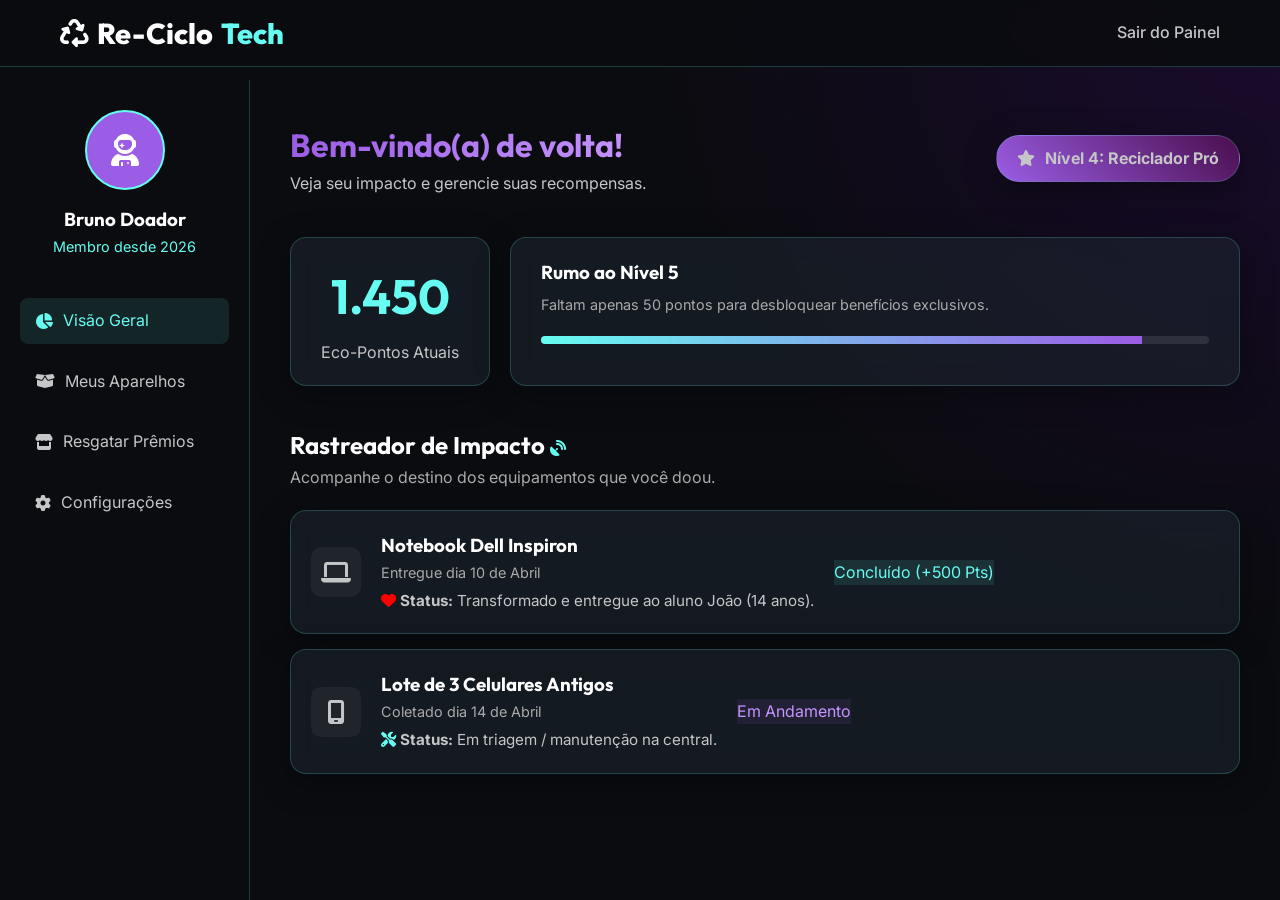
<file: dashboard.html>
<!DOCTYPE html>
<html lang="pt-BR">
<head>
    <meta charset="UTF-8">
    <meta name="viewport" content="width=device-width, initial-scale=1.0">
    <title>Painel do Doador | Re-Ciclo Tech</title>
    <!-- CSS -->
    <link rel="stylesheet" href="style.css">
    <!-- FontAwesome for icons -->
    <link rel="stylesheet" href="https://cdnjs.cloudflare.com/ajax/libs/font-awesome/6.4.0/css/all.min.css">
</head>
<body class="dashboard-bg">

    <header class="scrolled">
        <div class="nav-container">
            <a href="index.html" class="logo">
                <i class="fa-solid fa-recycle"></i> Re-Ciclo<span>Tech</span>
            </a>
            <div class="menu-toggle" id="mobile-menu">
                <span class="bar"></span>
                <span class="bar"></span>
                <span class="bar"></span>
            </div>
            <nav>
                <ul class="nav-links" id="nav-links">
                    <li><a href="index.html">Sair do Painel</a></li>
                </ul>
            </nav>
        </div>
    </header>

    <div class="dashboard-layout">
        <!-- Sidebar -->
        <aside class="sidebar">
            <div class="user-profile">
                <div class="avatar">
                    <i class="fa-solid fa-user-astronaut"></i>
                </div>
                <h3>Bruno Doador</h3>
                <p style="color: var(--eco-green); font-size: 0.9rem;">Membro desde 2026</p>
            </div>

            <ul class="sidebar-nav">
                <li><a href="#" class="active"><i class="fa-solid fa-chart-pie"></i> Visão Geral</a></li>
                <li><a href="#"><i class="fa-solid fa-box-open"></i> Meus Aparelhos</a></li>
                <li><a href="#"><i class="fa-solid fa-store"></i> Resgatar Prêmios</a></li>
                <li><a href="#"><i class="fa-solid fa-gear"></i> Configurações</a></li>
            </ul>
        </aside>

        <!-- Main Dashboard Area -->
        <main class="dashboard-main">
            <div class="dash-header">
                <div>
                    <h1 class="gradient-text-purple">Bem-vindo(a) de volta!</h1>
                    <p>Veja seu impacto e gerencie suas recompensas.</p>
                </div>
                <div class="level-badge glass-panel">
                    <i class="fa-solid fa-star"></i> Nível 4: Reciclador Pró
                </div>
            </div>

            <div class="points-display">
                <div class="glass-panel points-card">
                    <h2>1.450</h2>
                    <p>Eco-Pontos Atuais</p>
                </div>
                <div class="glass-panel points-card" style="flex-grow: 1; text-align: left;">
                    <h3 style="margin-bottom: 5px;">Rumo ao Nível 5</h3>
                    <p style="font-size: 0.9rem; color: #aaa;">Faltam apenas 50 pontos para desbloquear benefícios exclusivos.</p>
                    <div class="progress-container">
                        <div class="progress-bar" id="xp-progress" data-progress="90%"></div>
                    </div>
                </div>
            </div>

            <div class="tracker-section">
                <h2>Rastreador de Impacto <i class="fa-solid fa-satellite-dish" style="color: var(--eco-green); font-size: 1rem;"></i></h2>
                <p style="margin-bottom: 20px; color: #aaa;">Acompanhe o destino dos equipamentos que você doou.</p>

                <div class="tracker-list">
                    <div class="glass-panel tracker-item">
                        <div class="tracker-icon"><i class="fa-solid fa-laptop"></i></div>
                        <div class="tracker-details">
                            <h3>Notebook Dell Inspiron</h3>
                            <p style="font-size:0.9rem; color:#aaa;">Entregue dia 10 de Abril</p>
                            <p style="font-size:0.95rem; margin-top:5px;">
                                <i class="fa-solid fa-heart" style="color:red;"></i> <strong>Status:</strong> Transformado e entregue ao aluno João (14 anos).
                            </p>
                        </div>
                        <div class="tracker-status status-done">Concluído (+500 Pts)</div>
                    </div>

                    <div class="glass-panel tracker-item">
                        <div class="tracker-icon"><i class="fa-solid fa-mobile-screen"></i></div>
                        <div class="tracker-details">
                            <h3>Lote de 3 Celulares Antigos</h3>
                            <p style="font-size:0.9rem; color:#aaa;">Coletado dia 14 de Abril</p>
                            <p style="font-size:0.95rem; margin-top:5px;">
                                <i class="fa-solid fa-screwdriver-wrench" style="color:var(--eco-green);"></i> <strong>Status:</strong> Em triagem / manutenção na central.
                            </p>
                        </div>
                        <div class="tracker-status status-progress">Em Andamento</div>
                    </div>
                </div>
            </div>

        </main>
    </div>

    <script src="script.js"></script>
</body>
</html>
</file>
<file: style.css>
@import url('https://fonts.googleapis.com/css2?family=Outfit:wght@300;400;600;800&family=Inter:wght@400;500;700&display=swap');

:root {
  --bg-color: #0b0c10;
  --bg-light: #1f2833;
  --eco-green: #66fcf1;
  --eco-green-dim: #45a29e;
  --tech-purple: #9b5de5;
  --tech-purple-light: #c695fe;
  --text-main: #c5c6c7;
  --text-bright: #ffffff;
  
  --glass-bg: rgba(31, 40, 51, 0.5);
  --glass-border: rgba(102, 252, 241, 0.2);
  --glass-shadow: 0 8px 32px 0 rgba(0, 0, 0, 0.37);
  --transition: all 0.3s ease;
}

* {
  margin: 0;
  padding: 0;
  box-sizing: border-box;
}

body {
  font-family: 'Inter', sans-serif;
  background-color: var(--bg-color);
  color: var(--text-main);
  line-height: 1.6;
  overflow-x: hidden;
}

h1, h2, h3, h4, h5, h6 {
  font-family: 'Outfit', sans-serif;
  color: var(--text-bright);
}

a {
  text-decoration: none;
  color: inherit;
  transition: var(--transition);
}

ul {
  list-style: none;
}

/* Glassmorphism Utilities */
.glass-panel {
  background: var(--glass-bg);
  backdrop-filter: blur(12px);
  -webkit-backdrop-filter: blur(12px);
  border: 1px solid var(--glass-border);
  border-radius: 16px;
  box-shadow: var(--glass-shadow);
}

/* Gradients & Text */
.gradient-text-green {
  background: linear-gradient(90deg, var(--eco-green), #a0ffab);
  -webkit-background-clip: text;
  -webkit-text-fill-color: transparent;
}
.gradient-text-purple {
  background: linear-gradient(90deg, var(--tech-purple), var(--tech-purple-light));
  -webkit-background-clip: text;
  -webkit-text-fill-color: transparent;
}

/* Buttons */
.btn {
  display: inline-block;
  padding: 12px 28px;
  border-radius: 8px;
  font-weight: 600;
  font-family: 'Outfit', sans-serif;
  cursor: pointer;
  transition: var(--transition);
  border: none;
  font-size: 1rem;
}

.btn-primary {
  background: var(--eco-green);
  color: var(--bg-color);
  box-shadow: 0 0 15px rgba(102, 252, 241, 0.4);
}

.btn-primary:hover {
  background: #a0ffab;
  box-shadow: 0 0 25px rgba(102, 252, 241, 0.6);
  transform: translateY(-2px);
}

.btn-secondary {
  background: transparent;
  color: var(--text-bright);
  border: 1px solid var(--eco-green);
}

.btn-secondary:hover {
  background: rgba(102, 252, 241, 0.1);
  transform: translateY(-2px);
}

.btn-purple {
  background: var(--tech-purple);
  color: white;
  box-shadow: 0 0 15px rgba(155, 93, 229, 0.4);
}
.btn-purple:hover {
  background: var(--tech-purple-light);
  transform: translateY(-2px);
}

/* Navbar */
header {
  position: fixed;
  top: 0;
  width: 100%;
  z-index: 1000;
  padding: 20px 0;
  transition: var(--transition);
}

header.scrolled {
  padding: 10px 0;
  background: rgba(11, 12, 16, 0.9);
  backdrop-filter: blur(10px);
  border-bottom: 1px solid var(--glass-border);
}

.nav-container {
  max-width: 1200px;
  margin: 0 auto;
  display: flex;
  justify-content: space-between;
  align-items: center;
  padding: 0 20px;
}

.logo {
  font-size: 1.8rem;
  font-weight: 800;
  font-family: 'Outfit', sans-serif;
  color: var(--text-bright);
  display: flex;
  align-items: center;
  gap: 8px;
}

.logo span {
  color: var(--eco-green);
}

.nav-links {
  display: flex;
  gap: 30px;
  align-items: center;
}

.nav-links a {
  font-weight: 500;
  position: relative;
  white-space: nowrap;
}

.nav-links a::after {
  content: '';
  position: absolute;
  bottom: -4px;
  left: 0;
  width: 0;
  height: 2px;
  background: var(--eco-green);
  transition: width 0.3s ease;
}

.nav-links a:hover::after, .nav-links a.active::after {
  width: 100%;
}

.nav-links a:hover {
  color: var(--text-bright);
}

.login-btn {
  padding: 8px 20px;
  border-radius: 20px;
  background: rgba(255,255,255,0.05);
  border: 1px solid var(--text-main);
}
.login-btn:hover {
  border-color: var(--eco-green);
  color: var(--eco-green);
}

/* Sections */
section {
  padding: 100px 20px;
  max-width: 1200px;
  margin: 0 auto;
}

.section-header {
  text-align: center;
  margin-bottom: 60px;
}
.section-header h2 {
  font-size: 2.5rem;
  margin-bottom: 15px;
}
.section-header p {
  color: var(--eco-green-dim);
  font-size: 1.1rem;
}

/* Hero Section */
#hero {
  padding-top: 150px;
  min-height: 100vh;
  display: flex;
  align-items: center;
  position: relative;
}

.hero-content {
  flex: 1;
  z-index: 2;
}

.hero-content h1 {
  font-size: 4rem;
  line-height: 1.1;
  margin-bottom: 20px;
}

.hero-content p {
  font-size: 1.25rem;
  margin-bottom: 40px;
  max-width: 500px;
}

.hero-actions {
  display: flex;
  gap: 20px;
  margin-bottom: 60px;
}

.live-stats {
  display: flex;
  gap: 40px;
}

.stat-box {
  padding: 20px;
  min-width: 180px;
  border-left: 3px solid var(--eco-green);
}

.stat-box h3 {
  font-size: 2.5rem;
  margin-bottom: 5px;
  color: var(--text-bright);
  display: flex;
  align-items: baseline;
}
.stat-box h3 span {
  font-size: 1rem;
  color: var(--eco-green);
  margin-left: 5px;
}
.stat-box p {
  font-size: 0.9rem;
  margin: 0;
  text-transform: uppercase;
  letter-spacing: 1px;
}

.hero-image {
  flex: 1;
  position: relative;
  z-index: 1;
  display: flex;
  justify-content: center;
}

.hero-image img {
  width: 100%;
  max-width: 500px;
  border-radius: 20px;
  box-shadow: 0 0 40px rgba(102, 252, 241, 0.2);
  animation: float 6s ease-in-out infinite;
}

.glow-orb {
  position: absolute;
  width: 300px;
  height: 300px;
  background: var(--eco-green);
  border-radius: 50%;
  filter: blur(100px);
  opacity: 0.15;
  top: 50%;
  left: 50%;
  transform: translate(-50%, -50%);
  z-index: -1;
}

.glow-orb.purple {
  background: var(--tech-purple);
  left: 80%;
  top: 20%;
  width: 400px;
  height: 400px;
}

@keyframes float {
  0% { transform: translateY(0px); }
  50% { transform: translateY(-20px); }
  100% { transform: translateY(0px); }
}

/* Agende Coleta Section */
.coleta-grid {
  display: grid;
  grid-template-columns: 1fr 1fr;
  gap: 40px;
}

.coleta-form {
  padding: 40px;
}

.form-group {
  margin-bottom: 20px;
}
.form-group label {
  display: block;
  margin-bottom: 8px;
  color: var(--text-bright);
}
.form-input {
  width: 100%;
  padding: 12px 15px;
  background: rgba(255,255,255,0.05);
  border: 1px solid rgba(255,255,255,0.1);
  border-radius: 8px;
  color: white;
  font-family: inherit;
}
.form-input:focus {
  outline: none;
  border-color: var(--eco-green);
  background: rgba(255,255,255,0.1);
}

.map-container {
  border-radius: 16px;
  overflow: hidden;
  height: 100%;
  min-height: 400px;
  position: relative;
  border: 1px solid var(--glass-border);
}
#map {
  width: 100%;
  height: 100%;
  background: #111; /* fallback */
}


/* Marketplace */
.marketplace-grid {
  display: grid;
  grid-template-columns: repeat(auto-fill, minmax(280px, 1fr));
  gap: 30px;
}

.reward-card {
  padding: 25px;
  text-align: center;
  transition: transform 0.3s;
  position: relative;
  overflow: hidden;
}

.reward-card:hover {
  transform: translateY(-10px);
  border-color: var(--tech-purple);
}

.reward-icon {
  font-size: 3rem;
  margin-bottom: 20px;
  color: var(--tech-purple);
}

.reward-title {
  font-size: 1.2rem;
  margin-bottom: 15px;
}

.reward-cost {
  display: inline-block;
  background: rgba(155, 93, 229, 0.1);
  color: var(--tech-purple-light);
  padding: 5px 15px;
  border-radius: 20px;
  font-weight: bold;
  font-size: 0.9rem;
  margin-bottom: 20px;
}

/* Blog */
.blog-grid {
  display: grid;
  grid-template-columns: repeat(auto-fill, minmax(320px, 1fr));
  gap: 30px;
}

.blog-card {
  overflow: hidden;
  border-radius: 16px;
  border: 1px solid var(--glass-border);
  background: var(--bg-light);
  transition: var(--transition);
}

.blog-card:hover {
  transform: translateY(-5px);
  border-color: var(--eco-green);
}

.blog-img {
  width: 100%;
  height: 200px;
  object-fit: cover;
}

.blog-content {
  padding: 20px;
}

.blog-tag {
  color: var(--eco-green);
  font-size: 0.8rem;
  text-transform: uppercase;
  letter-spacing: 1px;
  margin-bottom: 10px;
  display: block;
}

.blog-title {
  font-size: 1.2rem;
  margin-bottom: 10px;
}

/* Dashboard Specific Styles */
body.dashboard-bg {
  background: radial-gradient(circle at top right, #1a0b2e 0%, var(--bg-color) 40%);
}

.dashboard-layout {
  display: grid;
  grid-template-columns: 250px 1fr;
  min-height: 100vh;
  padding-top: 80px;
}

.sidebar {
  padding: 30px 20px;
  border-right: 1px solid var(--glass-border);
}

.user-profile {
  text-align: center;
  margin-bottom: 40px;
}
.avatar {
  width: 80px;
  height: 80px;
  border-radius: 50%;
  background: var(--tech-purple);
  margin: 0 auto 15px;
  display: flex;
  align-items: center;
  justify-content: center;
  font-size: 2rem;
  color: white;
  border: 2px solid var(--eco-green);
}

.sidebar-nav li {
  margin-bottom: 15px;
}
.sidebar-nav a {
  display: flex;
  align-items: center;
  padding: 10px 15px;
  border-radius: 8px;
  gap: 10px;
}
.sidebar-nav a:hover, .sidebar-nav a.active {
  background: rgba(102, 252, 241, 0.1);
  color: var(--eco-green);
}

.dashboard-main {
  padding: 40px;
}

.dash-header {
  display: flex;
  justify-content: space-between;
  align-items: center;
  margin-bottom: 40px;
}

.level-badge {
  background: linear-gradient(45deg, var(--tech-purple), #4a0e4e);
  padding: 10px 20px;
  border-radius: 30px;
  font-weight: bold;
  display: flex;
  align-items: center;
  gap: 10px;
}

.points-display {
  display: flex;
  gap: 20px;
}
.points-card {
  padding: 20px 30px;
  text-align: center;
}
.points-card h2 {
  font-size: 3rem;
  color: var(--eco-green);
  margin-bottom: 5px;
}

.tracker-section {
  margin-top: 40px;
}
.tracker-item {
  display: flex;
  align-items: center;
  padding: 20px;
  margin-bottom: 15px;
  gap: 20px;
}
.tracker-icon {
  width: 50px;
  height: 50px;
  border-radius: 10px;
  background: rgba(255,255,255,0.05);
  display: flex;
  align-items: center;
  justify-content: center;
  font-size: 1.5rem;
}
.tracker-details flex-grow: 1;
.tracker-status {
  padding: 5px 15px;
  border-radius: 20px;
  font-size: 0.85rem;
  font-weight: bold;
}
.status-done { background: rgba(102, 252, 241, 0.1); color: var(--eco-green); }
.status-progress { background: rgba(155, 93, 229, 0.1); color: var(--tech-purple-light); }

/* Progress Bar */
.progress-container {
  width: 100%;
  height: 8px;
  background: rgba(255,255,255,0.1);
  border-radius: 4px;
  margin-top: 20px;
  overflow: hidden;
}
.progress-bar {
  height: 100%;
  background: linear-gradient(90deg, var(--eco-green), var(--tech-purple));
  width: 0%; /* updated by JS */
  transition: width 1s ease-in-out;
}

footer {
  text-align: center;
  padding: 40px;
  border-top: 1px solid var(--glass-border);
  margin-top: 60px;
  font-size: 0.9rem;
  color: var(--text-main);
}

/* Menu Toggle */
.menu-toggle {
  display: none;
  flex-direction: column;
  cursor: pointer;
  gap: 5px;
}
.menu-toggle .bar {
  width: 25px;
  height: 3px;
  background-color: var(--text-bright);
  transition: var(--transition);
  border-radius: 3px;
}

.menu-toggle.active .bar:nth-child(1) {
  transform: translateY(8px) rotate(45deg);
}
.menu-toggle.active .bar:nth-child(2) {
  opacity: 0;
}
.menu-toggle.active .bar:nth-child(3) {
  transform: translateY(-8px) rotate(-45deg);
}

@media(max-width: 1024px) {
  /* Encolhe os links em telas intermediárias para não quebrar sem precisar do hambúrguer */
  .nav-links {
    gap: 15px;
  }
  .nav-links a {
    font-size: 0.9rem;
  }
}

@media(max-width: 768px) {
  .menu-toggle { 
    display: flex; 
    order: 3; /* Força o ícone totalmente para a direita */
  }
  nav {
    order: 2; /* Mantém a tag nav no meio pra não interferir no espaço */
  }
  .nav-links {
    position: absolute;
    top: 100%;
    left: 0;
    width: 100%;
    background: rgba(11, 12, 16, 0.98);
    backdrop-filter: blur(15px);
    flex-direction: column;
    padding: 20px 0;
    gap: 15px;
    transform: translateY(-20px);
    opacity: 0;
    pointer-events: none;
    transition: var(--transition);
    border-bottom: 1px solid var(--glass-border);
  }
  .nav-links.active {
    transform: translateY(0);
    opacity: 1;
    pointer-events: all;
  }
  .hero-content h1 { font-size: 2.5rem; }
  .hero-actions, .live-stats { flex-direction: column; gap: 15px; }
  .coleta-grid { grid-template-columns: 1fr; }
  #hero { flex-direction: column; padding-top: 120px; text-align: center;}
  .dash-header { flex-direction: column; gap: 20px; align-items: flex-start;}
  .dashboard-layout { grid-template-columns: 1fr; }
  .sidebar { border-right: none; border-bottom: 1px solid var(--glass-border); }
  
  .points-display { flex-direction: column; }
  .tracker-item { flex-direction: column; text-align: center; }
  .tracker-icon { margin-bottom: 5px; }
}
</file>
